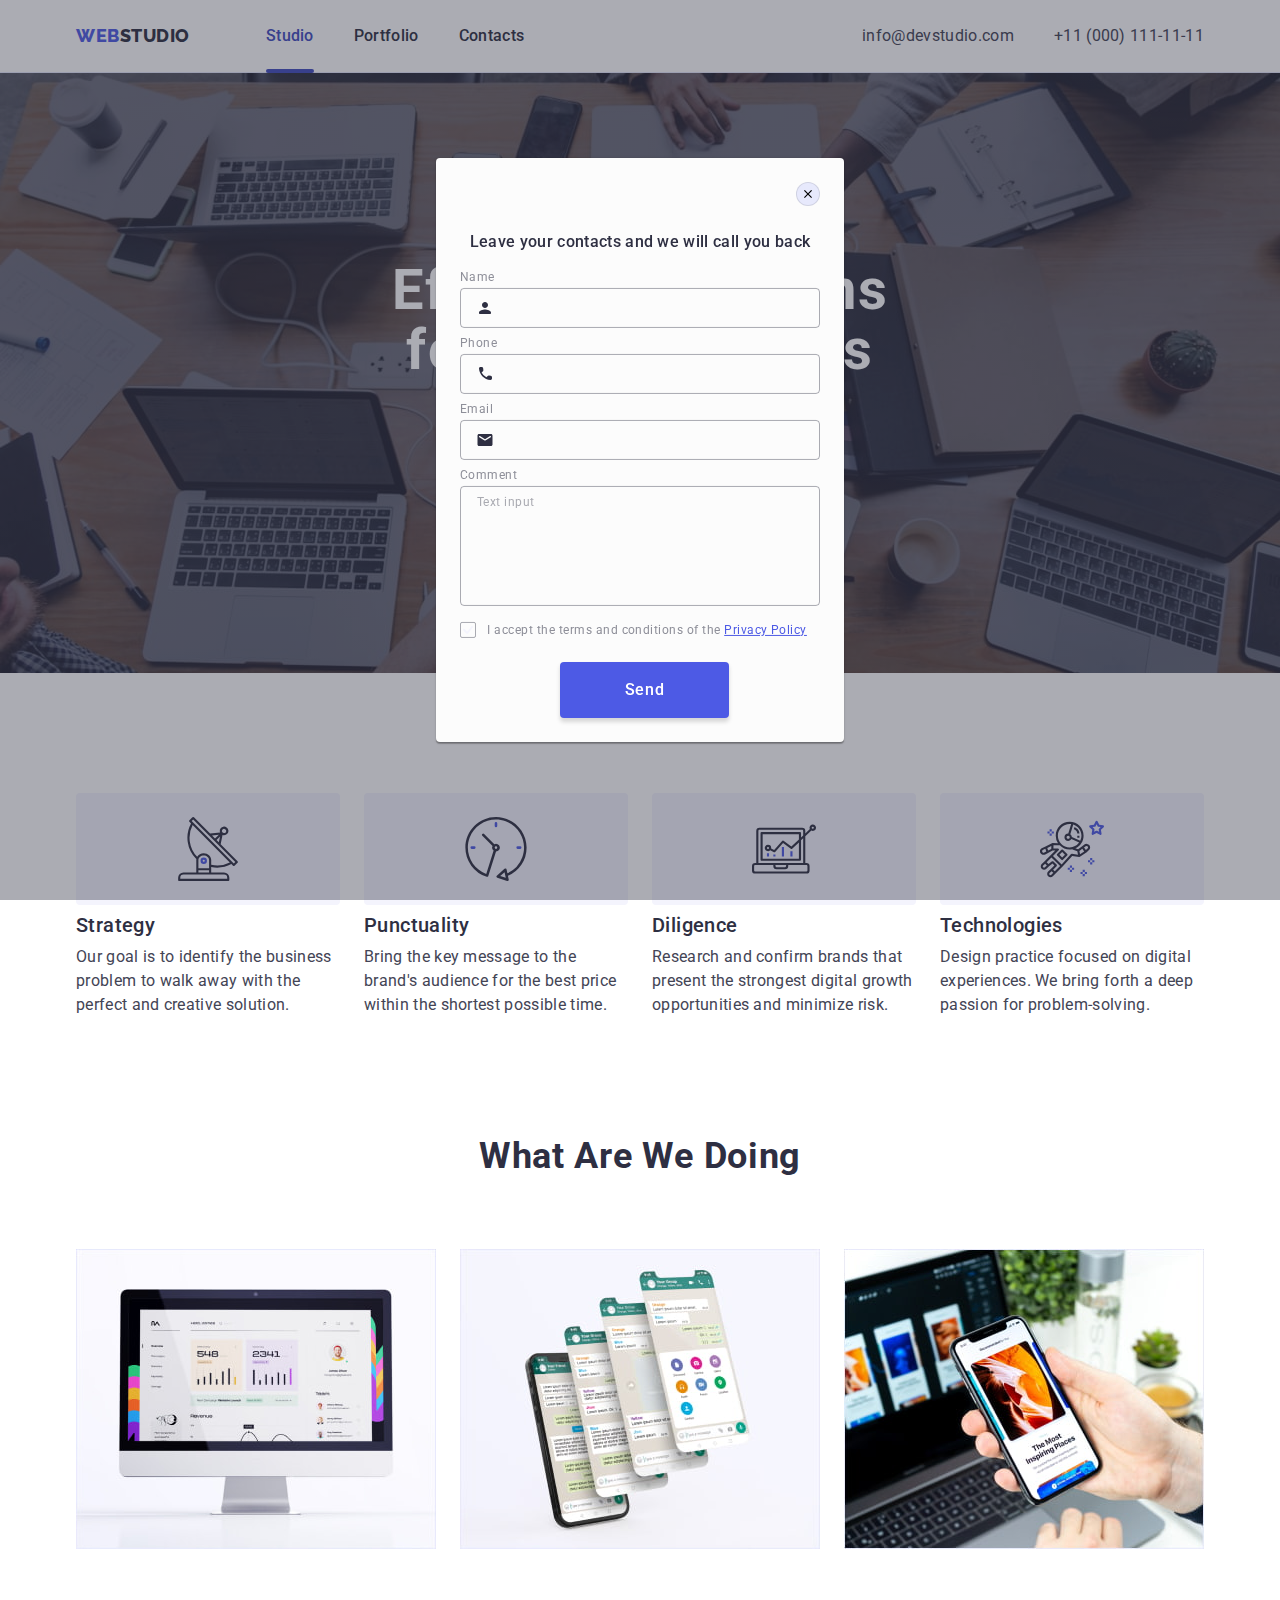
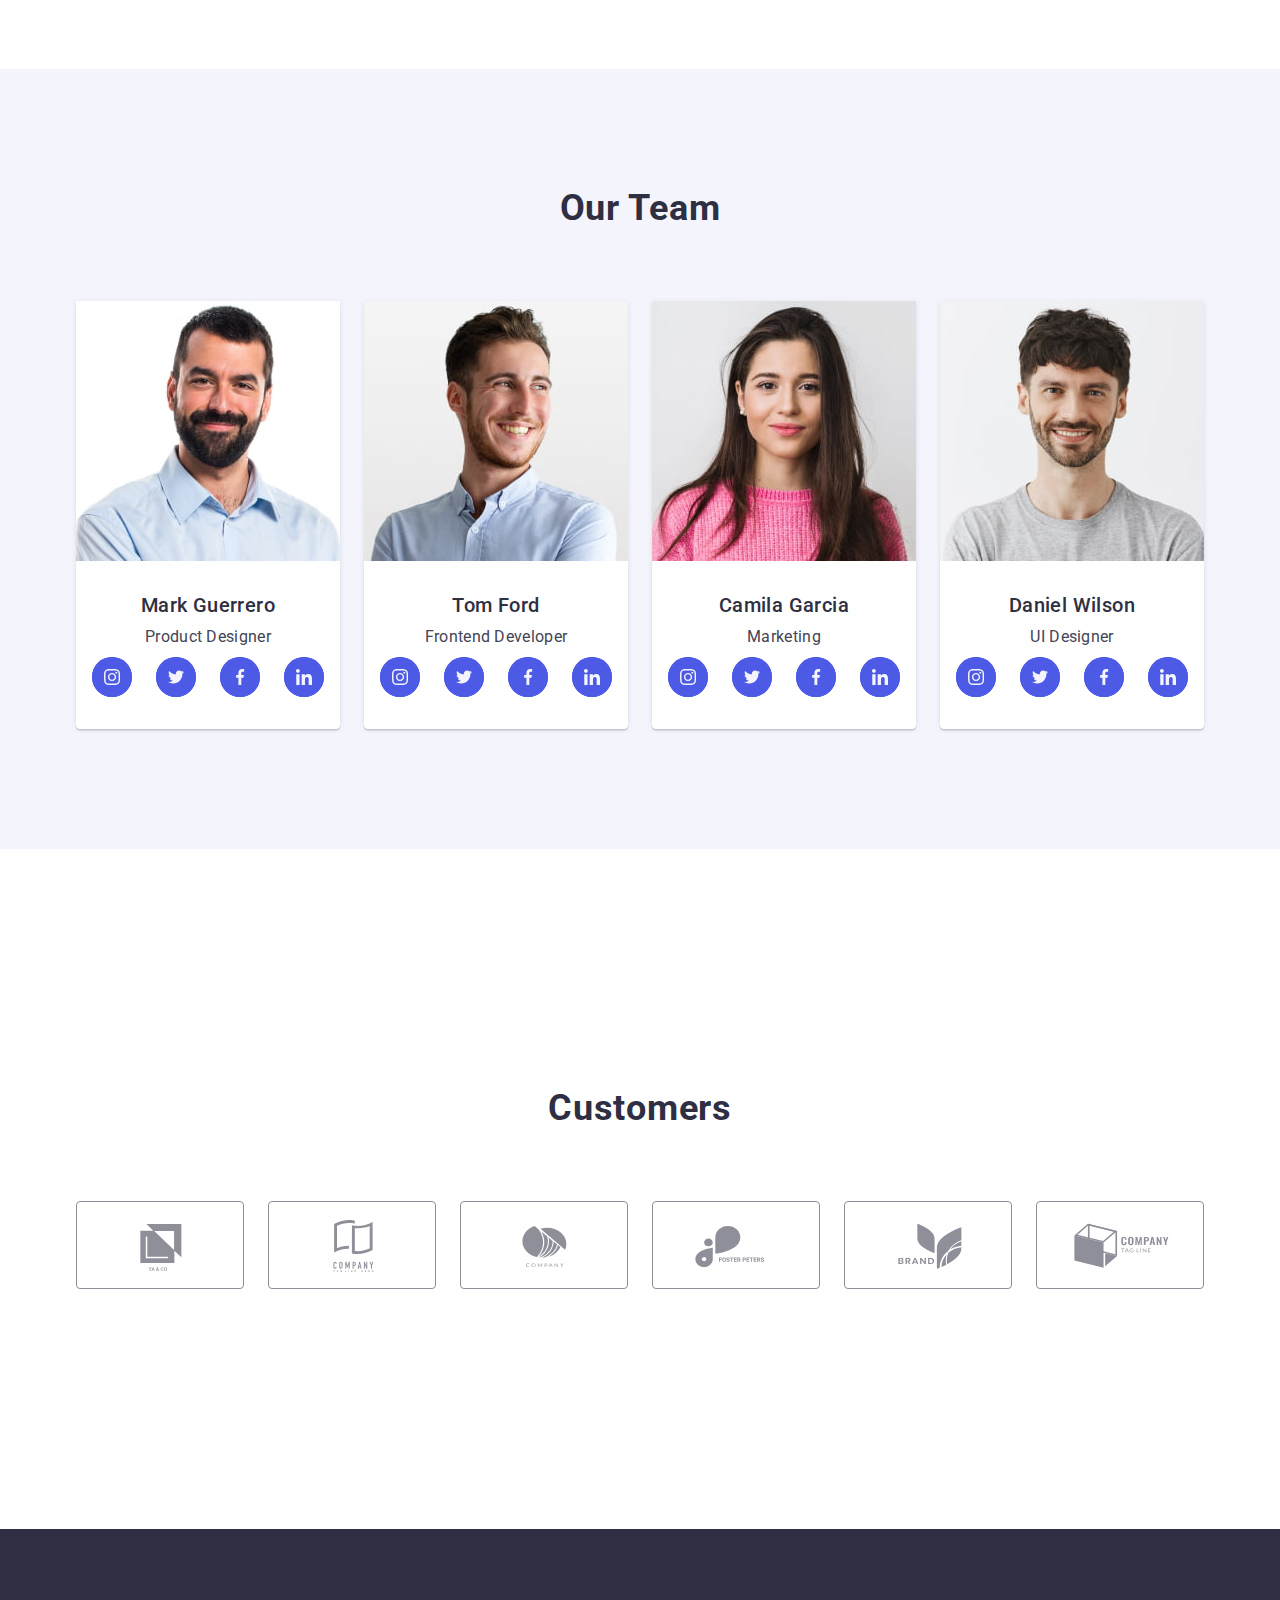
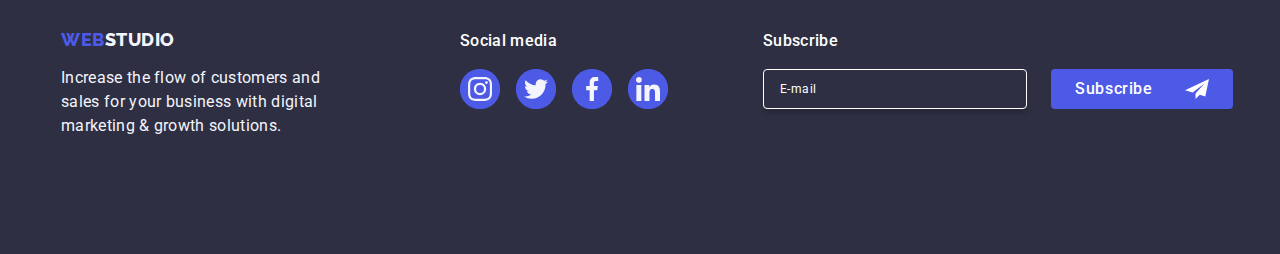
<file: index.html>
<!DOCTYPE html>
<html lang="en">
  <head>
    <meta charset="UTF-8" />
    <meta name="viewport" content="width=device-width, initial-scale=1.0" />
    <!-- Fonts link -->
    <link rel="preconnect" href="https://fonts.googleapis.com" />
    <link rel="preconnect" href="https://fonts.gstatic.com" crossorigin />
    <link
      href="https://fonts.googleapis.com/css2?family=Raleway:wght@800&family=Roboto:wght@400;500;700;900&display=swap"
      rel="stylesheet"
    />
    <link
      rel="stylesheet"
      href="https://cdnjs.cloudflare.com/ajax/libs/modern-normalize/2.0.0/modern-normalize.min.css"
    />
    <link rel="stylesheet" href="./css/styles.css" />
    <title>Webstudio</title>
  </head>
  <body>
    <!-- Header section -->
    <header class="border">
      <div class="header-container container">
        <nav class="logo-nav list">
          <a href="./index.html" class="link logo-color-iris lg-header"
            >Web<span class="logo-color-navyblue">Studio</span></a
          >

          <ul class="nav-link list">
            <li>
              <a
                href="./index.html"
                class="link nav-link-portfolio active-hd current"
                >Studio</a
              >
            </li>
            <li>
              <a href="./portfolio.html" class="link nav-link-portfolio"
                >Portfolio</a
              >
            </li>
            <li>
              <a href="" class="link nav-link-portfolio">Contacts</a>
            </li>
          </ul>
        </nav>

        <address class="address-header-styl">
          <ul class="address-link list">
            <li>
              <a
                href="mailto:info@devstudio.com"
                class="link address-header-styl"
                >info@devstudio.com</a
              >
            </li>
            <li>
              <a href="tel:+110001111111" class="link address-header-styl"
                >+11 (000) 111-11-11</a
              >
            </li>
          </ul>
        </address>
      </div>
    </header>
    <main>
      <!-- Hero section -->
      <section class="section-hero-bg">
        <div class="container">
          <h1 class="hero-h style-h-one">
            Effective Solutions for Your Business
          </h1>
          <button class="btn style-button-hero" type="button" data-modal-open>
            Order Service
          </button>
        </div>
      </section>
      <!-- Strategy section -->
      <section class="strategy-section">
        <div class="container">
          <h2 class="visually-hidden">Effective Solutions for Your Business</h2>
          <ul class="strategy-iteams list">
            <li class="str-style">
              <div class="str-icon-wrapper">
                <svg class="strategy-icons" width="64" height="64">
                  <use href="./images/icons.svg#icon-antenna"></use>
                </svg>
              </div>
              <h3 class="style-h-three">Strategy</h3>
              <p class="style-section-p">
                Our goal is to identify the business problem to walk away with
                the perfect and creative solution.
              </p>
            </li>
            <li class="str-style">
              <div class="str-icon-wrapper">
                <svg class="strategy-icons" width="64" height="64">
                  <use href="./images/icons.svg#icon-clock"></use>
                </svg>
              </div>
              <h3 class="style-h-three">Punctuality</h3>
              <p class="style-section-p">
                Bring the key message to the brand's audience for the best price
                within the shortest possible time.
              </p>
            </li>
            <li class="str-style">
              <div class="str-icon-wrapper">
                <svg class="strategy-icons" width="64" height="64">
                  <use href="./images/icons.svg#icon-diagram"></use>
                </svg>
              </div>
              <h3 class="style-h-three">Diligence</h3>
              <p class="style-section-p">
                Research and confirm brands that present the strongest digital
                growth opportunities and minimize risk.
              </p>
            </li>
            <li class="str-style">
              <div class="str-icon-wrapper">
                <svg class="strategy-icons" width="64" height="64">
                  <use href="./images/icons.svg#icon-astronaut"></use>
                </svg>
              </div>
              <h3 class="style-h-three">Technologies</h3>
              <p class="style-section-p">
                Design practice focused on digital experiences. We bring forth a
                deep passion for problem-solving.
              </p>
            </li>
          </ul>
        </div>
      </section>
      <!-- Doing section -->
      <section class="doing-box">
        <div class="container">
          <h2 class="style-h-two">What are we doing</h2>
          <ul class="doing-iteams list">
            <li class="doing-style-list">
              <img
                src="./images/doing/photo1.jpg"
                alt="A photo of a computer monitor with a website image"
                width="360"
                height="300"
              />
            </li>
            <li class="doing-style-list">
              <img
                src="./images/doing/photo2.jpg"
                alt="Phone and four images of message interfaces"
                width="360"
                height="300"
              />
            </li>
            <li class="doing-style-list">
              <img
                src="./images/doing/photo3.jpg"
                alt="Phone in hand on computer background"
                width="360"
                height="300"
              />
            </li>
          </ul>
        </div>
      </section>
      <!-- Team section -->
      <section class="section-team-style">
        <div class="container">
          <h2 class="style-h-two">Our Team</h2>
          <ul class="team-iteams list">
            <li class="team-bg-white">
              <img
                src="./images/team/img1.jpg"
                alt="A man in a shirt with black hair and a beard"
                width="264"
                height="260"
              />
              <div class="title-team">
                <h3 class="name style-h-three">Mark Guerrero</h3>
                <p class="text style-section-p">Product Designer</p>

                <ul class="list team-icons">
                  <li class="networks-wrapper">
                    <a class="link team-link" href="">
                      <svg class="networks-icons" width="16" height="16">
                        <use href="./images/icons.svg#icon-instagram"></use>
                      </svg>
                    </a>
                  </li>

                  <li class="networks-wrapper">
                    <a class="link team-link" href="">
                      <svg class="networks-icons" width="16" height="16">
                        <use href="./images/icons.svg#icon-twitter"></use>
                      </svg>
                    </a>
                  </li>

                  <li class="networks-wrapper">
                    <a class="link team-link" href="">
                      <svg class="networks-icons" width="16" height="16">
                        <use href="./images/icons.svg#icon-facebook"></use>
                      </svg>
                    </a>
                  </li>

                  <li class="networks-wrapper">
                    <a class="link team-link" href="">
                      <svg class="networks-icons" width="16" height="16">
                        <use href="./images/icons.svg#icon-linkedin"></use>
                      </svg>
                    </a>
                  </li>
                </ul>
              </div>
            </li>
            <li class="team-bg-white">
              <img
                src="./images/team/img2.jpg"
                alt="Young man"
                width="264"
                height="260"
              />
              <div class="title-team">
                <h3 class="name style-h-three">Tom Ford</h3>
                <p class="text style-section-p">Frontend Developer</p>

                <ul class="list team-icons">
                  <li class="networks-wrapper">
                    <a class="link team-link" href="">
                      <svg class="networks-icons" width="16" height="16">
                        <use href="./images/icons.svg#icon-instagram"></use>
                      </svg>
                    </a>
                  </li>

                  <li class="networks-wrapper">
                    <a class="link team-link" href="">
                      <svg class="networks-icons" width="16" height="16">
                        <use href="./images/icons.svg#icon-twitter"></use>
                      </svg>
                    </a>
                  </li>

                  <li class="networks-wrapper">
                    <a class="link team-link" href="">
                      <svg class="networks-icons" width="16" height="16">
                        <use href="./images/icons.svg#icon-facebook"></use>
                      </svg>
                    </a>
                  </li>

                  <li class="networks-wrapper">
                    <a class="link team-link" href="">
                      <svg class="networks-icons" width="16" height="16">
                        <use href="./images/icons.svg#icon-linkedin"></use>
                      </svg>
                    </a>
                  </li>
                </ul>
              </div>
            </li>
            <li class="team-bg-white">
              <img
                src="./images/team/img3.jpg"
                alt="Young woman in a pink sweater"
                width="264"
                height="260"
              />
              <div class="title-team">
                <h3 class="name style-h-three">Camila Garcia</h3>
                <p class="text style-section-p">Marketing</p>

                <ul class="list team-icons">
                  <li class="networks-wrapper">
                    <a class="link team-link" href="">
                      <svg class="networks-icons" width="16" height="16">
                        <use href="./images/icons.svg#icon-instagram"></use>
                      </svg>
                    </a>
                  </li>

                  <li class="networks-wrapper">
                    <a class="link team-link" href="">
                      <svg class="networks-icons" width="16" height="16">
                        <use href="./images/icons.svg#icon-twitter"></use>
                      </svg>
                    </a>
                  </li>

                  <li class="networks-wrapper">
                    <a class="link team-link" href="">
                      <svg class="networks-icons" width="16" height="16">
                        <use href="./images/icons.svg#icon-facebook"></use>
                      </svg>
                    </a>
                  </li>

                  <li class="networks-wrapper">
                    <a class="link team-link" href="">
                      <svg class="networks-icons" width="16" height="16">
                        <use href="./images/icons.svg#icon-linkedin"></use>
                      </svg>
                    </a>
                  </li>
                </ul>
              </div>
            </li>
            <li class="team-bg-white">
              <img
                src="./images/team/img4.jpg"
                alt="Young woman in a grey sweater"
                width="264"
                height="260"
              />
              <div class="title-team">
                <h3 class="name style-h-three">Daniel Wilson</h3>
                <p class="text style-section-p">UI Designer</p>

                <ul class="list team-icons">
                  <li class="networks-wrapper">
                    <a class="link team-link" href="">
                      <svg class="networks-icons" width="16" height="16">
                        <use href="./images/icons.svg#icon-instagram"></use>
                      </svg>
                    </a>
                  </li>

                  <li class="networks-wrapper">
                    <a class="link team-link" href="">
                      <svg class="networks-icons" width="16" height="16">
                        <use href="./images/icons.svg#icon-twitter"></use>
                      </svg>
                    </a>
                  </li>

                  <li class="networks-wrapper">
                    <a class="link team-link" href="">
                      <svg class="networks-icons" width="16" height="16">
                        <use href="./images/icons.svg#icon-facebook"></use>
                      </svg>
                    </a>
                  </li>

                  <li class="networks-wrapper">
                    <a class="link team-link" href="">
                      <svg class="networks-icons" width="16" height="16">
                        <use href="./images/icons.svg#icon-linkedin"></use>
                      </svg>
                    </a>
                  </li>
                </ul>
              </div>
            </li>
          </ul>
        </div>
      </section>
      <!-- Customers section -->
      <section class="customs-box">
        <div class="container">
          <h2 class="style-h-two">Customers</h2>
          <ul class="list company-icon">
            <li class="customers-wrapper">
              <a class="ctm-link link" href="#">
                <svg class="customers-icons" width="104" height="56">
                  <use href="./images/icons.svg#icon-Logo1"></use>
                </svg>
              </a>
            </li>
            <li class="customers-wrapper">
              <a class="ctm-link link" href="#">
                <svg class="customers-icons" width="104" height="56">
                  <use href="./images/icons.svg#icon-Logo2"></use>
                </svg>
              </a>
            </li>
            <li class="customers-wrapper">
              <a class="ctm-link link" href="#">
                <svg class="customers-icons" width="104" height="56">
                  <use href="./images/icons.svg#icon-Logo3"></use>
                </svg>
              </a>
            </li>
            <li class="customers-wrapper">
              <a class="ctm-link link" href="#">
                <svg class="customers-icons" width="104" height="56">
                  <use href="./images/icons.svg#icon-Logo4"></use>
                </svg>
              </a>
            </li>
            <li class="customers-wrapper">
              <a class="ctm-link link" href="#">
                <svg class="customers-icons" width="104" height="56">
                  <use href="./images/icons.svg#icon-Logo5"></use>
                </svg>
              </a>
            </li>
            <li class="customers-wrapper">
              <a class="ctm-link link" href="#">
                <svg class="customers-icons" width="104" height="56">
                  <use href="./images/icons.svg#icon-Logo6"></use>
                </svg>
              </a>
            </li>
          </ul>
        </div>
      </section>
    </main>
    <!-- Footer section -->
    <footer class="footer-bg-color">
      <div class="container container-ft">
        <div class="ft-logo">
          <a href="./index.html" class="link logo-color-iris logo-footer"
            >Web<span class="logo-color-cloud">Studio</span></a
          >
          <p class="text-footer-p">
            Increase the flow of customers and sales for your business with
            digital marketing & growth solutions.
          </p>
        </div>

        <div class="container stn-icon-ft">
          <p class="text-icons-p">Social media</p>
          <ul class="list ft-section-icn">
            <li class="wrapper-icons-footer">
              <a class="link ft-link" href="">
                <svg class="icons-footer" width="24" height="24">
                  <use href="./images/icons.svg#icon-instagram"></use>
                </svg>
              </a>
            </li>

            <li class="wrapper-icons-footer">
              <a class="link ft-link" href="">
                <svg class="icons-footer" width="24" height="24">
                  <use href="./images/icons.svg#icon-twitter"></use>
                </svg>
              </a>
            </li>

            <li class="wrapper-icons-footer">
              <a class="link ft-link" href="">
                <svg class="icons-footer" width="24" height="24">
                  <use href="./images/icons.svg#icon-facebook"></use>
                </svg>
              </a>
            </li>

            <li class="wrapper-icons-footer">
              <a class="link ft-link" href="">
                <svg class="icons-footer" width="24" height="24">
                  <use href="./images/icons.svg#icon-linkedin"></use>
                </svg>
              </a>
            </li>
          </ul>
        </div>

        <div class="form-container-ft">
          <p class="text-icons-p">Subscribe</p>
          <form class="footer-form-label" name="subscribe-form">
            <label class="footer-form" for="subscribe-email">
              <input
                class="footer-form-input"
                name="subscribe-email"
                type="email"
                id="subscribe-email"
                placeholder="E-mail"
            /></label>
            <button class="btn-subscribe" type="submit">
              Subscribe
              <svg class="icon-plane" width="24" height="24">
                <use href="./images/icons.svg#icon-plane"></use>
              </svg>
            </button>
          </form>
        </div>
      </div>
    </footer>

    <!-- Modal window -->
    <div class="backdrop" data-modal>
      <div class="modal is-hidden">
        <button class="modal-btn" type="button" data-modal-close>
          <svg class="modal-btn-icon" width="8" height="8">
            <use href="./images/icons.svg#icon-close-md"></use>
          </svg>
        </button>

        <!-- Form content -->

        <p class="caption">Leave your contacts and we will call you back</p>
        <form>
          <div class="modal-form-field">
            <label class="label-style" for="user-name">Name</label>
            <div class="input-icons-contsiner">
              <input
                class="style-input"
                type="text"
                name="user-name"
                id="user-name"
              />
              <svg class="icone-modal-form" width="18" height="24">
                <use href="./images/icons.svg#icon-person"></use>
              </svg>
            </div>
          </div>

          <div class="modal-form-field">
            <label class="label-style" for="user-phone">Phone</label>
            <div class="input-icons-contsiner">
              <input
                class="style-input"
                type="tel"
                name="user-phone"
                id="user-phone"
              />
              <svg class="icone-modal-form" width="18" height="24">
                <use href="./images/icons.svg#icon-phone"></use>
              </svg>
            </div>
          </div>

          <div class="modal-form-field">
            <label class="label-style" for="user-email">Email</label>
            <div class="input-icons-contsiner">
              <input
                class="style-input"
                type="email"
                name="user-email"
                id="user-email"
              />
              <svg class="icone-modal-form" width="18" height="24">
                <use href="./images/icons.svg#icon-email"></use>
              </svg>
            </div>
          </div>

          <div class="modal-form-textarea">
            <label class="label-style" for="user-comment">Comment</label>
            <textarea
              class="modal-form-coment"
              name="user-comment"
              id="user-comment"
              placeholder="Text input"
            ></textarea>
          </div>

          <div class="modal-form-checkbox">
            <input
              class="visually-hidden"
              type="checkbox"
              name="user-privacy"
              id="user-privacy"
              value="true"
            />
            <label class="text-inform" for="user-privacy">
              <span class="agreement-checkbox">
                <svg class="checkbox-icon" width="10" height="8">
                  <use href="./images/icons.svg#icon-vector"></use>
                </svg>
              </span>
              I accept the terms and conditions of the
              <a class="accent-link-modal" href="#">Privacy Policy</a>
            </label>
          </div>

          <button class="buttton-form-modal" type="submit">Send</button>
        </form>
      </div>
    </div>

    <script src="./js/modal.js"></script>
  </body>
</html>
</file>
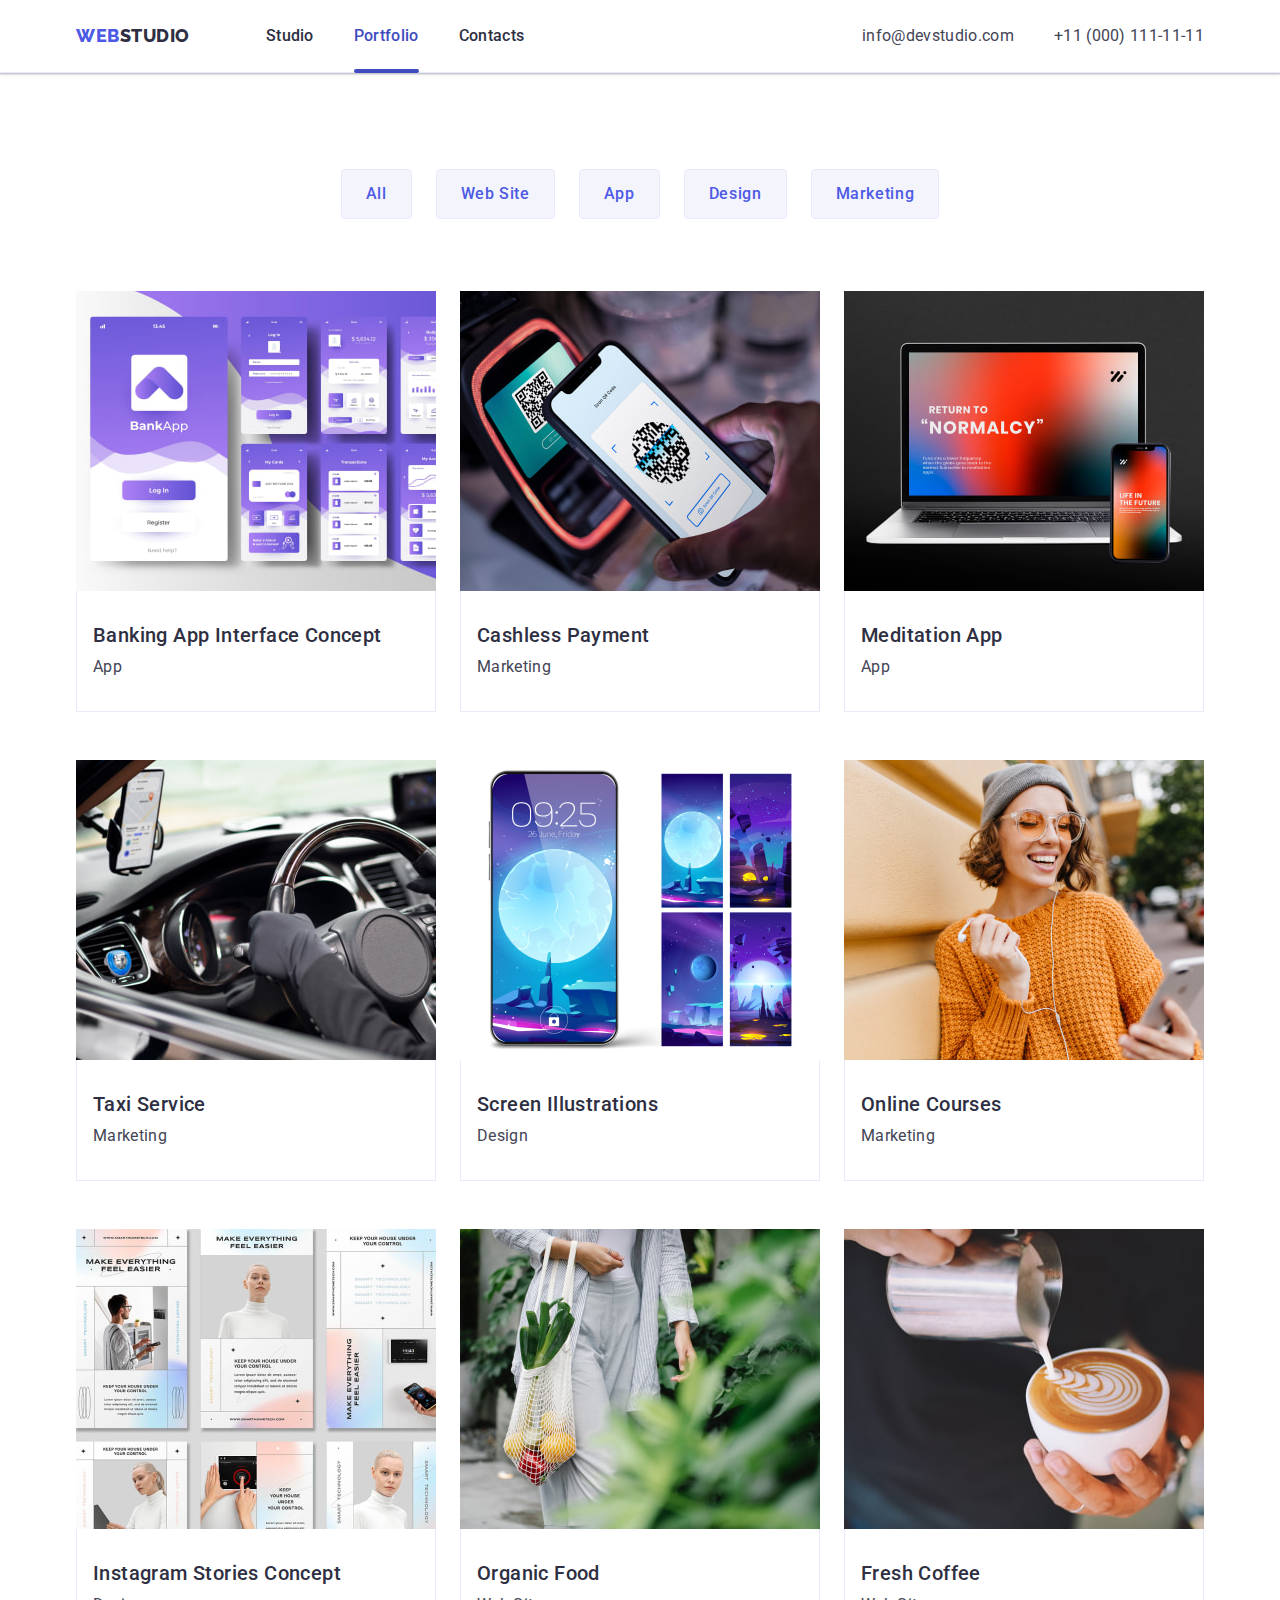
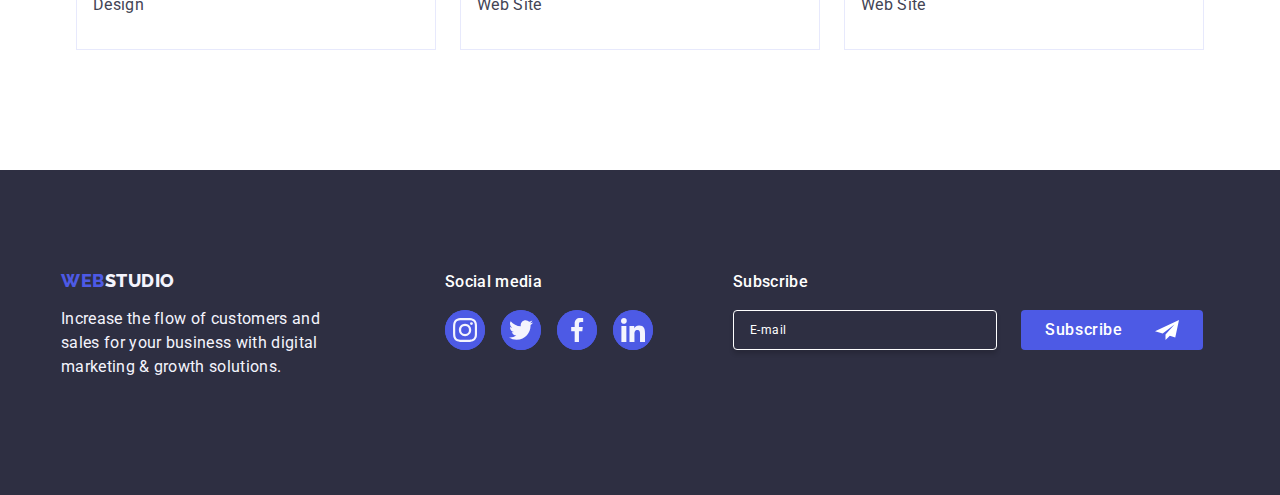
<file: portfolio.html>
<!DOCTYPE html>
<html lang="en">
  <head>
    <meta charset="UTF-8" />
    <meta name="viewport" content="width=device-width, initial-scale=1.0" />
    <!-- Fonts link -->
    <link rel="preconnect" href="https://fonts.googleapis.com" />
    <link rel="preconnect" href="https://fonts.gstatic.com" crossorigin />
    <link
      href="https://fonts.googleapis.com/css2?family=Raleway:wght@800&family=Roboto:wght@400;500;700;900&display=swap"
      rel="stylesheet"
    />
    <link
      rel="stylesheet"
      href="https://cdnjs.cloudflare.com/ajax/libs/modern-normalize/2.0.0/modern-normalize.min.css"
    />
    <link rel="stylesheet" href="./css/styles.css" />
    <title>Webstudio</title>
  </head>
  <body>
    <!-- Header section -->
    <header class="border">
      <div class="header-container container">
        <nav class="logo-nav list">
          <a href="./index.html" class="link logo-color-iris lg-header"
            >Web<span class="logo-color-navyblue">Studio</span></a
          >

          <ul class="nav-link list">
            <li>
              <a href="./index.html" class="link nav-link-portfolio">Studio</a>
            </li>
            <li>
              <a
                href="./portfolio.html"
                class="link nav-link-portfolio active-hd current"
                >Portfolio</a
              >
            </li>
            <li>
              <a href="" class="link nav-link-portfolio">Contacts</a>
            </li>
          </ul>
        </nav>

        <address class="address-header-styl">
          <ul class="address-link list">
            <li>
              <a
                href="mailto:info@devstudio.com"
                class="link address-header-styl"
                >info@devstudio.com</a
              >
            </li>
            <li>
              <a href="tel:+110001111111" class="link address-header-styl"
                >+11 (000) 111-11-11</a
              >
            </li>
          </ul>
        </address>
      </div>
    </header>
    <main>
      <!-- Button section -->
      <section class="btn-section">
        <div class="container">
          <h1 class="visually-hidden">Effective Solutions for Your Business</h1>
          <ul class="btn-link list">
            <li>
              <button type="button" class="style-button-portfolio">All</button>
            </li>
            <li>
              <button type="button" class="style-button-portfolio">
                Web Site
              </button>
            </li>
            <li>
              <button type="button" class="style-button-portfolio">App</button>
            </li>
            <li>
              <button type="button" class="style-button-portfolio">
                Design
              </button>
            </li>
            <li>
              <button type="button" class="style-button-portfolio">
                Marketing
              </button>
            </li>
          </ul>

          <!-- Portfolio section -->
          <ul class="carts-set list">
            <li class="carts-set-iteam">
              <a href="" class="link prt-link">
                <div class="carts-box">
                  <img
                    src="./images/portfolio/img1.jpg"
                    alt="Banking App Interface Concept"
                    width="360"
                  />

                  <p class="overlay overlay-text">
                    14 Stylish and User-Friendly App Design Concepts · Task
                    Manager App · Calorie Tracker App · Exotic Fruit Ecommerce
                    App · Cloud Storage App
                  </p>
                </div>
                <div class="portfolio-text">
                  <h2 class="title-ptf portfolio-h-two">
                    Banking App Interface Concept
                  </h2>
                  <p class="portfolio-section-p">App</p>
                </div>
              </a>
            </li>
            <li class="carts-set-iteam">
              <a href="" class="link prt-link">
                <div class="carts-box">
                  <img
                    src="./images/portfolio/img2.jpg"
                    alt="Pay by phone"
                    width="360"
                  />

                  <p class="overlay overlay-text">
                    14 Stylish and User-Friendly App Design Concepts · Task
                    Manager App · Calorie Tracker App · Exotic Fruit Ecommerce
                    App · Cloud Storage App
                  </p>
                </div>
                <div class="portfolio-text">
                  <h2 class="title-ptf portfolio-h-two">Cashless Payment</h2>
                  <p class="portfolio-section-p">Marketing</p>
                </div>
              </a>
            </li>
            <li class="carts-set-iteam">
              <a href="" class="link prt-link">
                <div class="carts-box">
                  <img
                    src="./images/portfolio/img3.jpg"
                    alt="Computer and phone"
                    width="360"
                  />

                  <p class="overlay overlay-text">
                    14 Stylish and User-Friendly App Design Concepts · Task
                    Manager App · Calorie Tracker App · Exotic Fruit Ecommerce
                    App · Cloud Storage App
                  </p>
                </div>
                <div class="portfolio-text">
                  <h2 class="title-ptf portfolio-h-two">Meditation App</h2>
                  <p class="portfolio-section-p">App</p>
                </div>
              </a>
            </li>
            <li class="carts-set-iteam">
              <a href="" class="link prt-link">
                <div class="carts-box">
                  <img
                    src="./images/portfolio/img4.jpg"
                    alt="Car steering wheel"
                    width="360"
                  />

                  <p class="overlay overlay-text">
                    14 Stylish and User-Friendly App Design Concepts · Task
                    Manager App · Calorie Tracker App · Exotic Fruit Ecommerce
                    App · Cloud Storage App
                  </p>
                </div>
                <div class="portfolio-text">
                  <h2 class="title-ptf portfolio-h-two">Taxi Service</h2>
                  <p class="portfolio-section-p">Marketing</p>
                </div>
              </a>
            </li>
            <li class="carts-set-iteam">
              <a href="" class="link prt-link">
                <div class="carts-box">
                  <img
                    src="./images/portfolio/img5.jpg"
                    alt="Various illustrations on the phone screen"
                    width="360"
                  />

                  <p class="overlay overlay-text">
                    14 Stylish and User-Friendly App Design Concepts · Task
                    Manager App · Calorie Tracker App · Exotic Fruit Ecommerce
                    App · Cloud Storage App
                  </p>
                </div>
                <div class="portfolio-text">
                  <h2 class="title-ptf portfolio-h-two">
                    Screen Illustrations
                  </h2>
                  <p class="portfolio-section-p">Design</p>
                </div>
              </a>
            </li>
            <li class="carts-set-iteam">
              <a href="" class="link prt-link">
                <div class="carts-box">
                  <img
                    src="./images/portfolio/img6.jpg"
                    alt="A girl in a yellow sweater in glasses and a phone in her hand"
                    width="360"
                  />

                  <p class="overlay overlay-text">
                    14 Stylish and User-Friendly App Design Concepts · Task
                    Manager App · Calorie Tracker App · Exotic Fruit Ecommerce
                    App · Cloud Storage App
                  </p>
                </div>
                <div class="portfolio-text">
                  <h2 class="title-ptf portfolio-h-two">Online Courses</h2>
                  <p class="portfolio-section-p">Marketing</p>
                </div>
              </a>
            </li>
            <li class="carts-set-iteam">
              <a href="" class="link prt-link">
                <div class="carts-box">
                  <img
                    src="./images/portfolio/img7.jpg"
                    alt="Instagram Stories Concept"
                    width="360"
                  />

                  <p class="overlay overlay-text">
                    14 Stylish and User-Friendly App Design Concepts · Task
                    Manager App · Calorie Tracker App · Exotic Fruit Ecommerce
                    App · Cloud Storage App
                  </p>
                </div>
                <div class="portfolio-text">
                  <h2 class="title-ptf portfolio-h-two">
                    Instagram Stories Concept
                  </h2>
                  <p class="portfolio-section-p">Design</p>
                </div>
              </a>
            </li>
            <li class="carts-set-iteam">
              <a href="" class="link prt-link">
                <div class="carts-box">
                  <img
                    src="./images/portfolio/img8.jpg"
                    alt="A woman carries a net bag with vegetables"
                    width="360"
                  />

                  <p class="overlay overlay-text">
                    14 Stylish and User-Friendly App Design Concepts · Task
                    Manager App · Calorie Tracker App · Exotic Fruit Ecommerce
                    App · Cloud Storage App
                  </p>
                </div>
                <div class="portfolio-text">
                  <h2 class="title-ptf portfolio-h-two">Organic Food</h2>
                  <p class="portfolio-section-p">Web Site</p>
                </div>
              </a>
            </li>
            <li class="carts-set-iteam">
              <a href="" class="link prt-link">
                <div class="carts-box">
                  <img
                    src="./images/portfolio/img9.jpg"
                    alt="The barista prepares coffee"
                    width="360"
                  />

                  <p class="overlay overlay-text">
                    14 Stylish and User-Friendly App Design Concepts · Task
                    Manager App · Calorie Tracker App · Exotic Fruit Ecommerce
                    App · Cloud Storage App
                  </p>
                </div>
                <div class="portfolio-text">
                  <h2 class="title-ptf portfolio-h-two">Fresh Coffee</h2>
                  <p class="portfolio-section-p">Web Site</p>
                </div>
              </a>
            </li>
          </ul>
        </div>
      </section>
    </main>
    <!-- Footer section -->
    <footer class="footer-bg-color">
      <div class="container container-ft">
        <div class="ft-logo">
          <a href="./index.html" class="link logo-color-iris logo-footer"
            >Web<span class="logo-color-cloud">Studio</span></a
          >
          <p class="text-footer-p">
            Increase the flow of customers and sales for your business with
            digital marketing & growth solutions.
          </p>
        </div>

        <div class="stn-icon-ft">
          <p class="text-icons-p">Social media</p>
          <ul class="list ft-section-icn">
            <li class="wrapper-icons-footer">
              <a class="link ft-link" href="">
                <svg class="icons-footer" width="24" height="24">
                  <use href="./images/icons.svg#icon-instagram"></use>
                </svg>
              </a>
            </li>

            <li class="wrapper-icons-footer">
              <a class="link ft-link" href="">
                <svg class="icons-footer" width="24" height="24">
                  <use href="./images/icons.svg#icon-twitter"></use>
                </svg>
              </a>
            </li>

            <li class="wrapper-icons-footer">
              <a class="link ft-link" href="">
                <svg class="icons-footer" width="24" height="24">
                  <use href="./images/icons.svg#icon-facebook"></use>
                </svg>
              </a>
            </li>

            <li class="wrapper-icons-footer">
              <a class="link ft-link" href="">
                <svg class="icons-footer" width="24" height="24">
                  <use href="./images/icons.svg#icon-linkedin"></use>
                </svg>
              </a>
            </li>
          </ul>
        </div>

        <div class="form-container-ft">
          <p class="text-icons-p">Subscribe</p>
          <form class="footer-form-label" name="subscribe-form">
            <label class="footer-form" for="subscribe-email">
              <input
                class="footer-form-input"
                name="subscribe-email"
                type="email"
                id="subscribe-email"
                placeholder="E-mail"
            /></label>
            <button class="btn-subscribe" type="submit">
              Subscribe
              <svg class="icon-plane" width="24" height="24">
                <use href="./images/icons.svg#icon-plane"></use>
              </svg>
            </button>
          </form>
        </div>
      </div>
    </footer>
  </body>
</html>
</file>
<file: css/styles.css>
:root {
--iris: #4D5AE5;
--navyblue: #2E2F42;
--ocean: #404BBF;
--slate: #434455;
--white: #FFFFFF;
--green: #31D0AA;
--light-slate: #8E8F99;
--cornflower: #E7E9FC;
--cloud: #F4F4FD;
--dairy: #FCFCFC;
--grey-bg: #2E2F42;
--navyblue-modal: #2E2F42;
--lightslate: #8E8F99;

/* animation */
--animation: 250ms cubic-bezier(0.4, 0, 0.2, 1)
}


body {
    font-family: 'Roboto', sans-serif;
    font-style: normal;
    font-size: 16px;
    font-weight: 400;
    line-height: 1,5;
    letter-spacing: 0,02em;
    color: var(--slate);
    background-color: var(--white);
}

button {
  font-family: inherit;
  cursor: pointer;
}


/* Reset styles */
h1, h2, h3, h4, h5, h6, p {
  margin: 0;
}

.list {
  list-style: none;
  margin: 0;
  padding: 0;
}

.link {
  text-decoration: none;
  color: currentColor;
}

img {
  display: block;
  max-width: 100%;
  height: auto;
}

.container {
  width: 1158px;
  margin-left: auto;
  margin-right: auto;
  padding-left: 15px;
  padding-right: 15px;
}

/**
  |============================
  | Header section
  |============================
*/

.header-container {
display: flex;
align-items: center;
justify-content: space-between;
}

.border {
border-bottom: 1px solid var(--cornflower);
box-shadow: 0px 2px 1px rgba(46, 47, 66, 0.08),
  0px 1px 1px rgba(46, 47, 66, 0.16),
  0px 1px 6px rgba(46, 47, 66, 0.08);
}

.logo-color-iris {
    color: var(--iris);
    font-family: "Raleway", sans-serif;
    font-size: 18px;
    font-weight: 800;
    line-height: 1.17;
    letter-spacing: 0.03em;
    text-transform: uppercase;
    text-decoration: none;
    padding-left: 156;
    padding-top: 25.5;
}

.logo-color-navyblue {
    color: var(--navyblue);
    font-family: "Raleway", sans-serif;
    font-size: 18px;
    font-weight: 800;
    line-height: 1.17;
    letter-spacing: 0.03em;
    text-transform: uppercase;
    text-decoration: none;
}

.logo-nav {
display: flex;
align-items: center;
color: var(--ocean);
}

.lg-header {
margin-right: 76px;
}

/* Navigation */

.nav-link-portfolio {
position: relative;
color: var(--navyblue);
font-weight: 500;
line-height: 1.5;
letter-spacing: 0.02em;
text-decoration: none;
padding: 24px 0;
display: inline-block;

transition: color 250ms cubic-bezier(0.4, 0, 0.2, 1);
}

.nav-link-portfolio:hover,
.nav-link-portfolio:focus {
  color: var(--ocean);
}

.active-hd {
  color: var(--ocean);
}

.nav-link-portfolio::after{
  content: "";
  position: absolute;
  bottom: 20px;
  left: 0;
  bottom: -1px;

  display: block;
  width: 100%;
  height: 4px;
  border-radius: 2px;
}

.nav-link-portfolio.current::after{
background-color: var(--ocean);
}

.nav-link {
  display: flex;
  gap: 40px;
}

.address-header-styl {
  font-style: normal;
  text-decoration: none;
  color: var(--slate);
  line-height: 1.5;
  letter-spacing: 0.02em;
  text-decoration: none;

  transition: color 250ms cubic-bezier(0.4, 0, 0.2, 1);
}

.address-header-styl:hover,
.address-header-styl:focus {
  color: var(--ocean);
}

.address-link {
  display: flex;
  gap: 40px;
}




/**
  |============================
  | Button section
  |============================
*/
.style-button-portfolio {
  font-family: "Roboto", sans-serif;
  color: var(--iris);
  font-weight: 500;
  text-align: center;
  font-size: 16px;
  line-height: 1.5;
  letter-spacing: 0.04em;
  background-color: var(--cloud);

  border: 1px solid var(--cornflower);
  padding: 12px 24px;
  border-radius: 4px;

  transition: color 250ms cubic-bezier(0.4, 0, 0.2, 1),
  background-color 250ms cubic-bezier(0.4, 0, 0.2, 1),
  border-color 250ms cubic-bezier(0.4, 0, 0.2, 1),
  box-shadow 250ms cubic-bezier(0.4, 0, 0.2, 1);
}

.style-button-portfolio:hover,
.style-button-portfolio:focus {
  color: var(--white);
  background-color: var(--ocean);
  box-shadow:0px 3px 1px rgba(0, 0, 0, 0.1),
    0px 2px 1px rgba(0, 0, 0, 0.08),
    0px 2px 2px rgba(0, 0, 0, 0.12);
}

.btn-link {
  display: flex;
  gap: 24px;
  justify-content: center;
  margin-bottom: 72px;
}

.btn-section{
padding-top: 96px;
padding-bottom: 120px;
}


/**
  |============================
  | Portfolio section
  |============================
*/

.portfolio-text {
  padding: 32px 16px;
  border: 1px solid var(--cornflower);
  border-top: none;
}

.portfolio-h-two {
  font-size: 20px;
  line-height: 1.2;
  letter-spacing: 0.02em;
  font-weight: 500;
  color: var(--navyblue);
}

.title-ptf {
margin-bottom: 8px;
}

.portfolio-section-p {
  font-size: 16px;
  line-height: 1.5;
  letter-spacing: 0.02em;
  color: var(--slate);
}

.carts-box{
position: relative;
overflow: hidden;
}


.overlay-text {
  font-family: Roboto;
  font-size: 16px;
  font-weight: 400;
  line-height: 1.5;
  letter-spacing: 0.02em;
  color: var(--cloud);

  position: absolute;
  top: 0;
  padding: 40px 32px;
  background-color: var(--iris);

  width: 100%;
  height: 100%;

  transition: transform 250ms cubic-bezier(0.4, 0, 0.2, 1);
}

.overlay{
position: absolute;
top: 0;
left: 0;
transform: translateY(100%);
transition: transform 250ms cubic-bezier(0.4, 0, 0.2, 1);

width: 100%;
height: 100%;
padding: 40px 32px;

display: flex;
align-items: center;
justify-content: center;
background: var(--iris);
}

.carts-set-iteam:hover .overlay {
transform: translateY(0);
}



.carts-set {
display: flex;
flex-wrap: wrap;
row-gap: 48px;
column-gap: 24px;
padding: 0;
}

.prt-link {
  display: block;
  transition: box-shadow 250ms cubic-bezier(0.4, 0, 0.2, 1);
}

.prt-link:hover p,
.prt-link:focus p{
  transform: translateY(0%);
}

.carts-set-iteam {
width: calc((100% - 48px) / 3);
transition: color 250ms cubic-bezier(0.4, 0, 0.2, 1),
background-color 250ms cubic-bezier(0.4, 0, 0.2, 1),
border-color 250ms cubic-bezier(0.4, 0, 0.2, 1),
box-shadow 250ms cubic-bezier(0.4, 0, 0.2, 1);
}

.prt-link:hover,
.prt-link:focus {
box-shadow: 0px 1px 6px rgba(46, 47, 66, 0.08),
  0px 1px 1px rgba(46, 47, 66, 0.16),
  0px 2px 1px rgba(46, 47, 66, 0.08);
transform: translateY(0%);
}
/**
  |============================
  | Hero section
  |============================
*/

.section-hero-bg {
  background-color: var(--navyblue);
  padding: 188px 0;
  margin: 0 auto;

  background-image: linear-gradient(rgba(46, 47, 66, 0.70),
  rgba(46, 47, 66, 0.70)),
  url(../images/hero/people-office-hero.jpg);
  background-size: cover;
  background-repeat: no-repeat;
  background-position: center;
  max-width: 1440px;
  height: 600px;
}


.style-button-hero {
  font-size: 16px;
  line-height: 1.5;
  letter-spacing: 0.04em;
  color: var(--white);
  font-weight: 500;
  background-color: var(--iris);

  transition: background-color 250ms cubic-bezier(0.4, 0, 0.2, 1);
}

.btn {
display: block;
padding: 16px 32px;
border-radius: 4px;
margin-left: auto;
margin-right: auto;
min-width: 169px;
height: 56px;
border: none;
}

.style-button-hero:hover,
.style-button-hero:focus {
background-color: var(--ocean);
}

.style-h-one {
  font-size: 56px;
  font-weight: 700;
  line-height: 1.07;
  letter-spacing: 0.02em;
  text-align: center;
  color: var(--white);
}

.hero-h {
  display: block;
  margin-bottom: 48px;
  margin-left: auto;
  margin-right: auto;
  max-width: 496px;
}

/**
  |============================
  | Strategy section
  |============================
*/

.strategy-iteams {
  display: flex;
  gap: 24px;
  padding: 0;
  margin: auto;
}

.strategy-icons {
  display: flex;
  align-items: center;
  justify-content: center;
  margin: 24px 100px;
}

.str-icon-wrapper {
  display: flex;
  width: 264px;
  height: 112px;
  border-radius: 4px;
  background: var(--cloud);
  margin-bottom: 8px;
  align-items: center;
  justify-content: center;
}

.style-section-p {
  line-height: 1.5;
  letter-spacing: 0.02em;
  color: var(--slate);
}

.style-h-three {
  font-size: 20px;
  line-height: 1.2;
  letter-spacing: 0.02em;
  font-weight: 500;
  color: var(--navyblue);
  margin-bottom: 8px;
}

.style-h-two {
  color: var(--navyblue);
  font-size: 36px;
  line-height: 1.11;
  text-align: center;
  letter-spacing: 0.02em;
  font-weight: 700;
  text-transform: capitalize;
  display: flex;
  justify-content: center;
  margin-bottom: 72px;
}

.visually-hidden {
position: absolute;
width: 1px;
height: 1px;
margin: -1px;
border: 0;
padding: 0;
white-space: nowrap;
clip-path: inset(100%);
clip: rect(0 0 0 0);
overflow: hidden;
}

.strategy-section {
  padding: 120px 0;
}

.str-style {
width: calc((100% - 72px) / 4);
}

/**
  |============================
  | Doing section
  |============================
*/

.doing-iteams {
  display: flex;
  margin-bottom: 120px;
  gap: 24px;
  margin: auto;
  padding: 0;
}

.doing-style-list {
width: calc((100% - 48px) / 3);
}

.doing-box {
padding-bottom: 120px;
}

/**
  |============================
  | Team section
  |============================
*/
.section-team-style {
  background-color: var(--cloud);
  padding: 120px 0;
  max-height: 780px;
  margin-bottom: 120px;
}

.networks-icons {
display: flex;
align-items: center;
justify-content: center;
fill: var(--cloud);
}

.team-icons {
  display: flex;
  gap: 24px;
  align-items: center;
  justify-content: center;
  
}

.networks-wrapper {
background-color: var(--iris);
border-radius: 50%;
width: 40px;
height: 40px;

display: flex;
justify-content: center;
align-items: center;
}

.networks-wrapper:hover,
.networks-wrapper:focus {
background-color: var(--ocean);
}

.team-iteams {
  display: flex;
  gap: 24px;
  margin: auto;
  padding: 0;
}

.team-bg-white {
  background-color: var(--white);
  width: calc((100% - 72px) / 4);
  border-radius: 0px 0px 4px 4px;
  box-shadow: 0px 2px 1px 0px rgba(46, 47, 66, 0.08), 
  0px 1px 1px 0px rgba(46, 47, 66, 0.16), 
  0px 1px 6px 0px rgba(46, 47, 66, 0.08);
}


.name {
  text-align: center;
  margin-bottom: 8px;
}

.text {
text-align: center;
margin-bottom: 8px;
}

.title-team {
padding: 32px 0;
text-align: center;
}

.team-link {
  width: 100%;
  height: 100%;
  background-color: var(--iris);
  border-radius: 50%;

  display: flex;
  align-items: center;
  justify-content: center;

  transition: background-color 250ms cubic-bezier(0.4, 0, 0.2, 1);
}

.team-link:hover,
.team-link:focus {
background-color: var(--ocean);
}

/**
  |============================
  | Customers section
  |============================
*/
.customs-box {
padding-top: 120px;
padding-bottom: 120px;
}

.customers-icons {
  display: inline-flex;
  align-items: center;
  justify-content: center;

  fill: currentColor;
}

.customers-icons:hover,
.customers-icons:focus {
  fill: var(--ocean);
}

.customers-wrapper {
  display: inline-flex;
  align-items: center;
  justify-content: center;

  width: 168px;
  height: 88px;

  margin-bottom: 120px;

  transition: border-color 250ms cubic-bezier(0.4, 0, 0.2, 1),
  color 250ms cubic-bezier(0.4, 0, 0.2, 1);
}

.customers-wrapper:hover,
.customers-wrapper:focus {
border-color: var(--ocean);
}

.company-icon {
  display: flex;
  gap: 24px;
}

.ctm-link {
  width: 100%;
  height: 100%;
  
  border: 1px solid var(--light-slate);
  border-radius: 4px;
  display: flex;
  align-items: center;
  justify-content: center;
  color: var(--light-slate);

  transition: border-color 250ms cubic-bezier(0.4, 0, 0.2, 1),
  color 250ms cubic-bezier(0.4, 0, 0.2, 1);
}

.ctm-link:hover,
.ctm-link:focus {
  border-color: var(--ocean);
  color: var(--ocean);
}

/**
  |============================
  | Footer section
  |============================
*/
.footer-bg-color {
  background-color: var(--navyblue);
}

.container-ft {
display: flex;
align-items: baseline;
padding: 100px 0;
}

.logo-color-cloud {
  color: var(--cloud);
  font-family: "Raleway", sans-serif;
  font-size: 18px;
  font-weight: 800;
  line-height: 0, 21;
  letter-spacing: 0, 03em;
  text-transform: uppercase;
  text-decoration: none;
}

.logo-footer {
  display: flex;
  margin-bottom: 16px;
}

.text-footer-p {
  color: var(--cloud);
  line-height: 1.5;
  letter-spacing: 0.02em;
  display: flex;
  width: 264px;
  margin-bottom: 16px;

  display: flex;
}

.ft-logo {
margin-right: 269px;
margin-right: 120px;
}

.text-icons-p {
  color: var(--white);
  font-weight: 500;
  line-height: 1.5;
  letter-spacing: 0.02em;
  margin-bottom: 16px;
}

.stn-icon-ft {
  display: inline-block;
  margin-right: 80px;
}

.icons-footer {
  display: flex;
  align-items: center;
  justify-content: center;
  fill: var(--cloud);
}

.ft-section-icn {
  display: flex;
  gap: 16px;
  align-items: center;
  margin-top: 16px;

}

.wrapper-icons-footer {
  background-color: var(--iris);
  border-radius: 50%;
  width: 40px;
  height: 40px;

  display: flex;
  justify-content: center;
  align-items: center;

  transition: background-color 250ms cubic-bezier(0.4, 0, 0.2, 1);
}

.wrapper-icons-footer:hover,
.wrapper-icons-footer:focus {
background-color: var(--green);
}

.ft-link {
  width: 100%;
  height: 100%;

  background-color: var(--iris);
  border-radius: 50%;

  display: flex;
  align-items: center;
  justify-content: center;  

  transition: background-color 250ms cubic-bezier(0.4, 0, 0.2, 1);
}

.ft-link:hover,
.ft-link:focus {
  background-color: var(--green);
}

/* Footer form */

.footer-form-label {
    display: flex;
    gap: 24px;
}

.footer-form {
 
}

.footer-form-input {
  width: 264px;
  height: 40px;

  padding-left: 16px;

  font-size: 12px;
  line-height: 1.5;
  letter-spacing: 0.04em;

  outline: transparent;
  border-radius: 4px;
  border: 1px solid var(--white);
  background-color: transparent;
  box-shadow: 0px 4px 4px 0px rgba(0, 0, 0, 0.15);
  color: var(--white);
 
}

.footer-form-input::placeholder {
  color: var(--white);
}

.btn-subscribe {
  display: inline-flex;
  align-items: center;
  justify-content: center;
  min-width: 165px;

  font-weight: 500;
  line-height: 1.5;
  letter-spacing: 0.04em;
  padding: 8px 24px;
  gap: 16px;

  border-radius: 4px;
  border: none;
  background: var(--iris);
  
  color: var(--white);
}

.icon-plane {
 fill: var(--white);
margin-left: 16px;
}


/**
  |============================
  | Modal window
  |============================
*/

.backdrop {
  position: fixed;
  top: 0;
  left: 0;

  width: 100%;
  height: 100%;

  background-color: rgba(46, 47, 66, 0.4);

  transition: opacity 250ms cubic-bezier(0.4, 0, 0.2, 1), visibility 250ms cubic-bezier(0.4, 0, 0.2, 1);
}

.backdrop.is-hidden {
opacity: 0;
visibility: hidden;
pointer-events: none;
}

.modal {
width: 408px;
min-height: 584px;

position: absolute;
top: 50%;
left: 50%;
padding: 72px 24px 24px 24px;

transform: translateX(-50%) translateY(-50%);

border-radius: 4px;
background: var(--dairy, #FCFCFC);
box-shadow: 0px 2px 1px 0px rgba(0, 0, 0, 0.20), 0px 1px 3px 0px rgba(0, 0, 0, 0.12), 0px 1px 1px 0px rgba(0, 0, 0, 0.14);
transition: transform 250ms cubic-bezier(0.4, 0, 0.2, 1);
}

.backdrop.is-hidden .modal{
  transform: translateX(-50%) translateY(-70%);
  opacity: 0;
}

.modal-btn {
position: absolute;
top: 24px;
right: 24px;

padding: 0;
width: 24px;
height: 24px;

background: var(--cornflower);
border: 1px solid rgba(0, 0, 0, 0.1);
border-radius: 50%;

display: flex;
align-items: center;
justify-content: center;

transition: background-color 250ms cubic-bezier(0.4, 0, 0.2, 1), border 250ms cubic-bezier(0.4, 0, 0.2, 1);
}

.modal-btn:hover,
.modal-btn:focus{
  fill: var(--white);
  background-color: var(--ocean);
  border: none;
}

.modal-btn-icon {
  transition: fill 250ms cubic-bezier(0.4, 0, 0.2, 1);
}

/* Form madal window */

.caption {
  display: block;
  color: var(--navyblue);
  text-align: center;
  margin-bottom: 16px;
  
  font-size: 16px;
  font-weight: 500;
  line-height: 1.5; 
  letter-spacing: 0.02em;
}

.label-style {
  display: block;
  margin-bottom: 4px;

  color: var(--light-slate);
  font-size: 12px;
  font-weight: 400;
  line-height: 1.17;
  letter-spacing: 0.04em;
}

.modal-form-field {
  display: block;
  margin-bottom: 8px;
  border: none;
}

.input-icons-contsiner {
  position: relative;
}

.style-input {
  width: 100%;
  height: 40px;
  border-radius: 4px;
  border: 1px solid rgba(46, 47, 66, 0.4);
  background-color: transparent;
  outline: transparent;

  font-size: 12px;
  font-weight: 400;
  line-height: 1,17;
  letter-spacing: 0,04em;
  color: var(--navyblue);
  padding-left: 38px;

  transition: border-color var(--animation);
}

.style-input:focus {
  border-color: var(--iris);
}

.icone-modal-form {
  position: absolute;
  fill: var(--navyblue);
  top: 50%;
  left: 16px;
  transform: translateY(-50%);
  pointer-events: none;
  transition: fill var(--animation);
}

.modal-form-textarea {
margin-bottom: 16px;
}

.modal-form-coment {
display: block;
padding: 8px 16px;

font-size: 12px;
font-weight: 400;
line-height: 1.17;
letter-spacing: 0.04em;
color: rgba(46, 47, 66, 0.4);

border-radius: 4px;
border: 1px solid rgba(46, 47, 66, 0.4);
background-color: transparent;
outline: transparent;
resize: none;
width: 100%;
height: 120px;

transition: border-color var(--animation);
}

.modal-form-coment:focus {
  border-color: var(--iris);
}

.style-input:focus +.icone-modal-form {
  border: var(--iris);
  fill: var(--iris);
}

.modal-form-coment::placeholder {
  color: rgba(46, 47, 66, 0.4);
}

.modal-form-checkbox {
margin-bottom: 24px;
}


.agreement-checkbox {
  display: inline-flex;
  align-items: center;
  justify-content: center;
  fill: transparent;

  width: 16px;
  height: 16px;
  margin-right: 8px;

  background-color: transparent;
  color: transparent;
  border-radius: 2px;
  border: 1px solid rgba(46, 47, 66, 0.4);
  transition: background-color var(--animation), border var(--animation), fill var(--animation) ;
}

input:checked + label > span {
  background-color: var(--ocean);
  border: none;
  fill: var(--cloud);
}


.checkbox-icon {
  fill: var(--cloud);
}


.text-inform {
  display: block;
  color: var(--light-slate);
  font-size: 12px;
  font-weight: 400;
  line-height: 1.17;
  letter-spacing: 0.04em;
}

.accent-link-modal { 
  color: var(--iris);
  line-height: 0, 16;
}

.buttton-form-modal {
  display: block;
  align-items: center;
  justify-content: center;
  padding: 16px 32px;
  min-width: 169px;
  height: 56px;
  transform: translateX(100px);

  font-size: 16px;
  font-weight: 500;
  line-height: 1.5;
  letter-spacing: 0.04em;


  border-radius: 4px;
  background-color: var(--iris);
  box-shadow: 0px 4px 4px 0px rgba(0, 0, 0, 0.15);

  color: var(--white);
  border: none;

  transition: background-color var(--animation);
}
</file>
